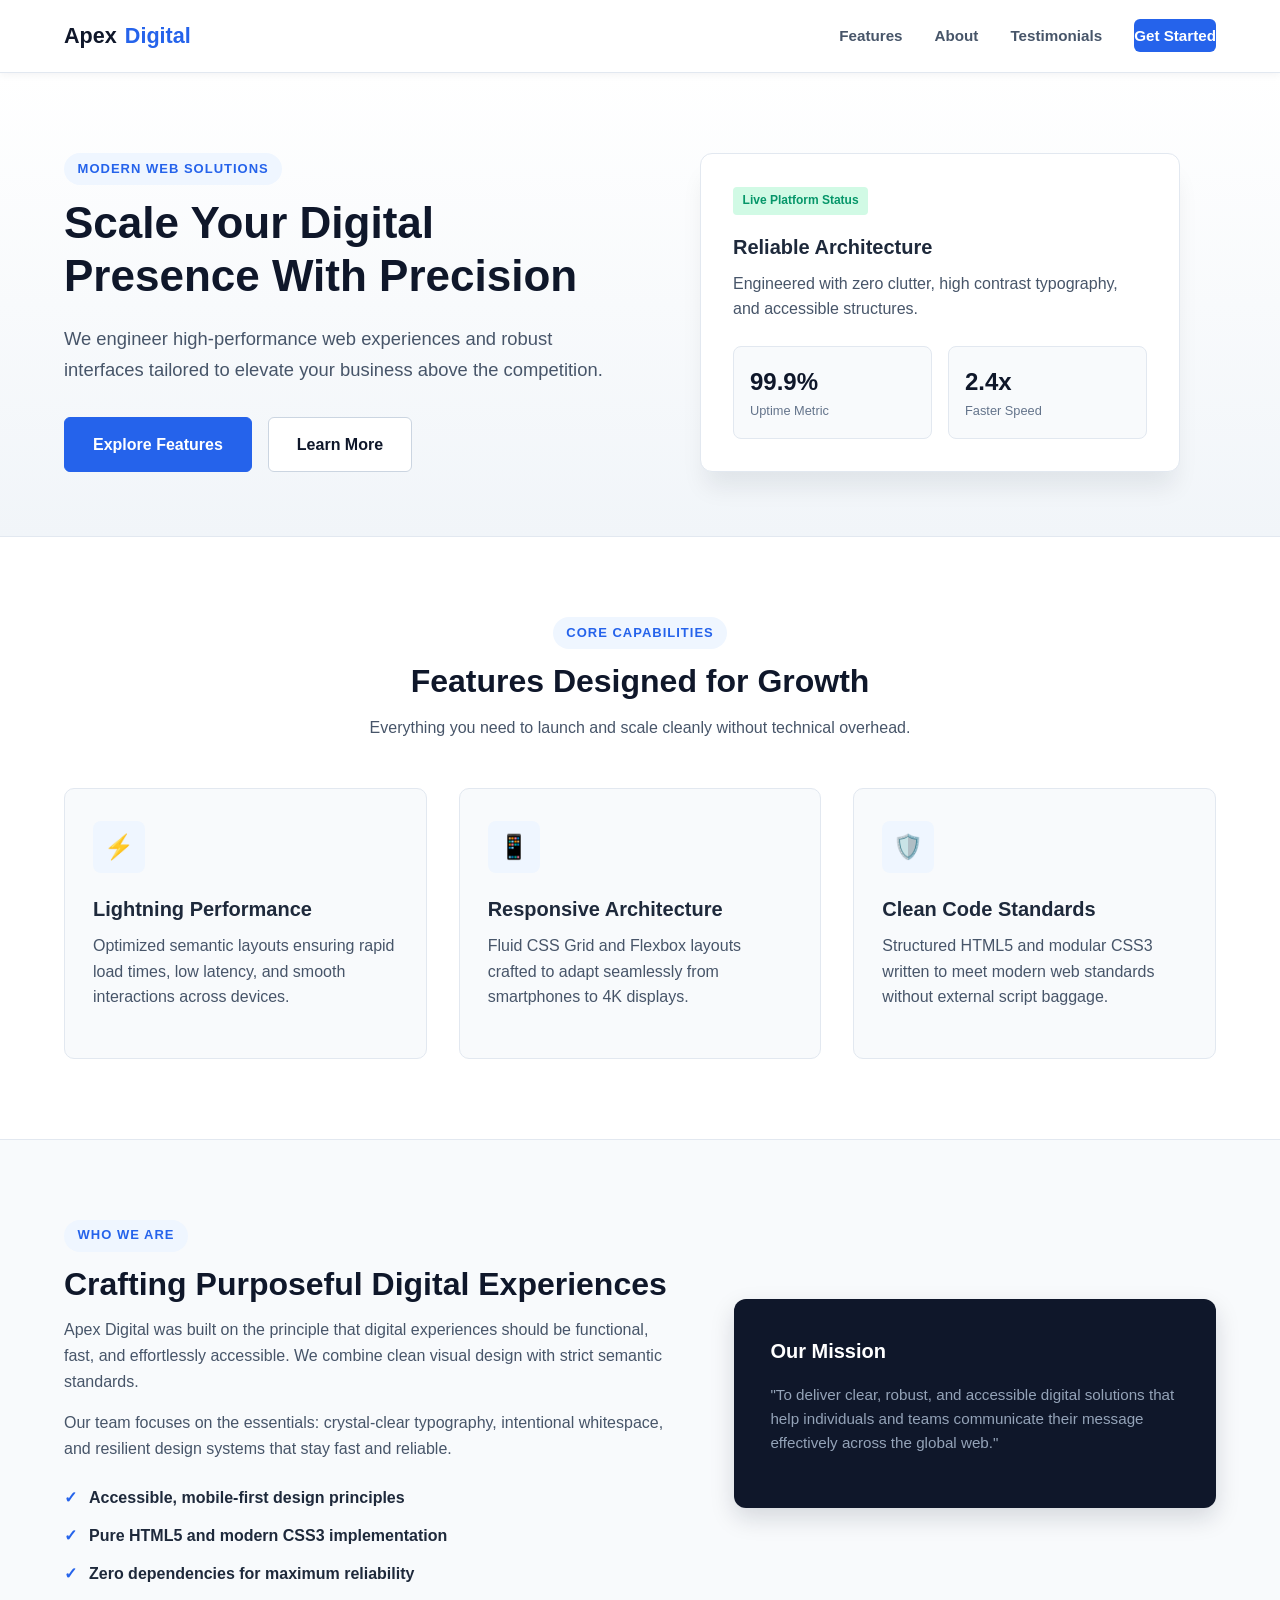
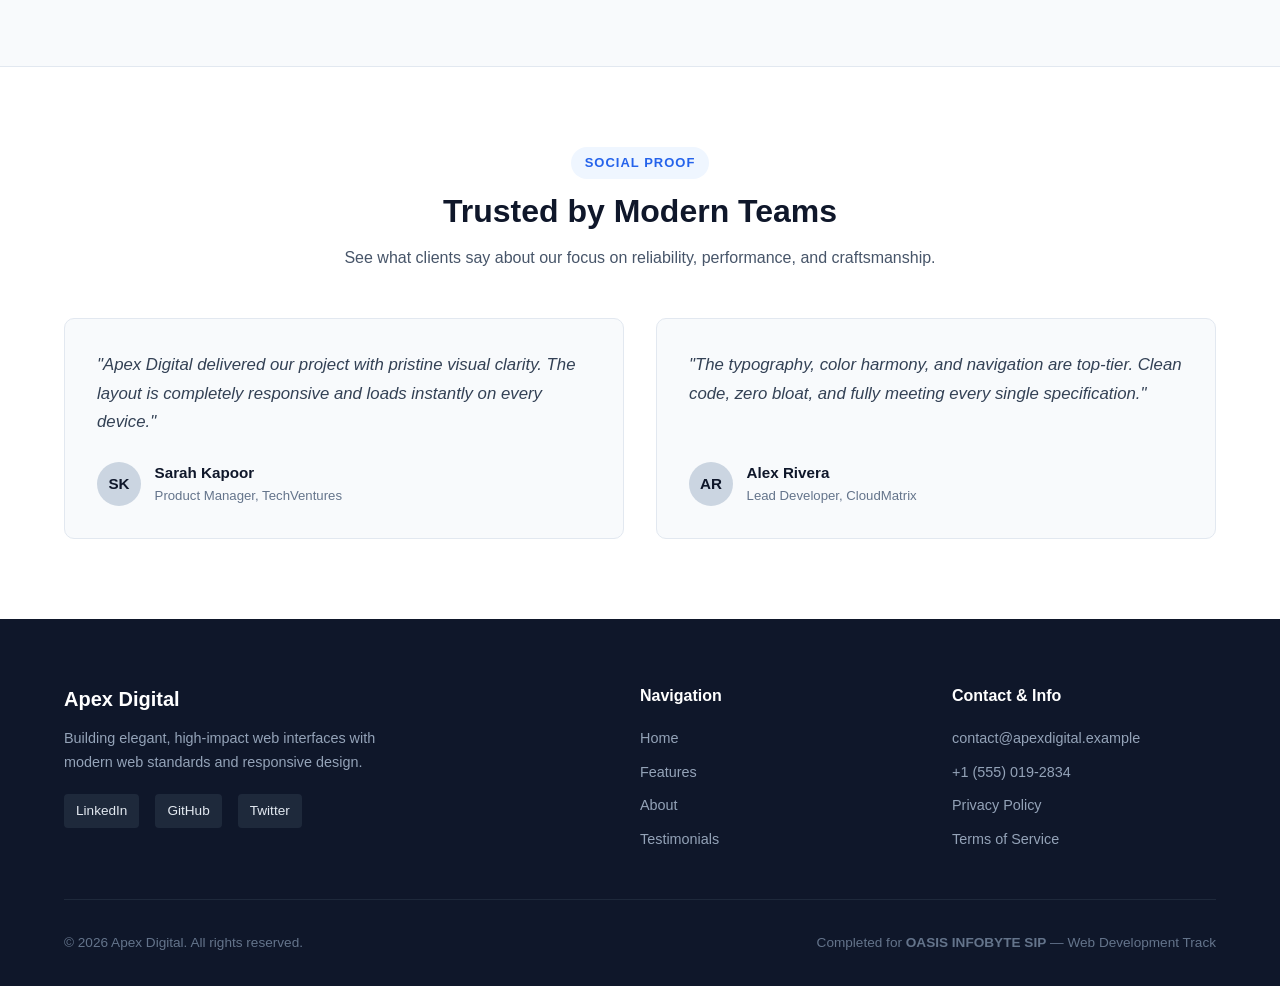
<file: WebDev-L1-LandingPage/index.html>
<!DOCTYPE html>
<html lang="en">
<head>
  <meta charset="UTF-8">
  <meta name="viewport" content="width=device-width, initial-scale=1.0">
  <title>Apex Digital — Modern Web Solutions</title>
  <link rel="stylesheet" href="style.css">
</head>
<body>

  <!-- Sticky Navigation Bar (At least 3 links) -->
  <header class="navbar" id="navbar">
    <div class="container nav-container">
      <a href="#hero" class="nav-brand">
        Apex<span>Digital</span>
      </a>
      <nav>
        <ul class="nav-links">
          <li><a href="#features">Features</a></li>
          <li><a href="#about">About</a></li>
          <li><a href="#testimonials">Testimonials</a></li>
          <li><a href="#contact" class="nav-cta-btn">Get Started</a></li>
        </ul>
      </nav>
    </div>
  </header>

  <!-- Hero Section -->
  <section class="hero-section" id="hero">
    <div class="container hero-grid">
      <div class="hero-content">
        <span class="section-tag">Modern Web Solutions</span>
        <h1>Scale Your Digital Presence With Precision</h1>
        <p class="hero-subtitle">
          We engineer high-performance web experiences and robust interfaces tailored to elevate your business above the competition.
        </p>
        <div class="hero-actions">
          <a href="#features" class="btn-primary">Explore Features</a>
          <a href="#about" class="btn-secondary">Learn More</a>
        </div>
      </div>
      <div class="hero-visual">
        <div class="hero-card-preview">
          <span class="preview-badge">Live Platform Status</span>
          <h3>Reliable Architecture</h3>
          <p>Engineered with zero clutter, high contrast typography, and accessible structures.</p>
          <div class="preview-stat-grid">
            <div class="preview-stat-item">
              <div class="stat-number">99.9%</div>
              <p class="stat-label">Uptime Metric</p>
            </div>
            <div class="preview-stat-item">
              <div class="stat-number">2.4x</div>
              <p class="stat-label">Faster Speed</p>
            </div>
          </div>
        </div>
      </div>
    </div>
  </section>

  <!-- Distinct Content Section 1: Features -->
  <section class="features-section" id="features">
    <div class="container">
      <div class="section-title-wrap">
        <span class="section-tag">Core Capabilities</span>
        <h2>Features Designed for Growth</h2>
        <p>Everything you need to launch and scale cleanly without technical overhead.</p>
      </div>
      <div class="features-grid">
        <div class="feature-card">
          <div class="feature-icon-box">⚡</div>
          <h3>Lightning Performance</h3>
          <p>Optimized semantic layouts ensuring rapid load times, low latency, and smooth interactions across devices.</p>
        </div>
        <div class="feature-card">
          <div class="feature-icon-box">📱</div>
          <h3>Responsive Architecture</h3>
          <p>Fluid CSS Grid and Flexbox layouts crafted to adapt seamlessly from smartphones to 4K displays.</p>
        </div>
        <div class="feature-card">
          <div class="feature-icon-box">🛡️</div>
          <h3>Clean Code Standards</h3>
          <p>Structured HTML5 and modular CSS3 written to meet modern web standards without external script baggage.</p>
        </div>
      </div>
    </div>
  </section>

  <!-- Distinct Content Section 2: About Us -->
  <section class="about-section" id="about">
    <div class="container">
      <div class="about-grid">
        <div class="about-content">
          <span class="section-tag">Who We Are</span>
          <h2>Crafting Purposeful Digital Experiences</h2>
          <p>
            Apex Digital was built on the principle that digital experiences should be functional, fast, and effortlessly accessible. We combine clean visual design with strict semantic standards.
          </p>
          <p>
            Our team focuses on the essentials: crystal-clear typography, intentional whitespace, and resilient design systems that stay fast and reliable.
          </p>
          <div class="about-highlights">
            <div class="highlight-item">
              <span class="check-bullet">✓</span> Accessible, mobile-first design principles
            </div>
            <div class="highlight-item">
              <span class="check-bullet">✓</span> Pure HTML5 and modern CSS3 implementation
            </div>
            <div class="highlight-item">
              <span class="check-bullet">✓</span> Zero dependencies for maximum reliability
            </div>
          </div>
        </div>
        <div class="about-sidecard">
          <h3>Our Mission</h3>
          <p>
            "To deliver clear, robust, and accessible digital solutions that help individuals and teams communicate their message effectively across the global web."
          </p>
        </div>
      </div>
    </div>
  </section>

  <!-- Distinct Content Section 3: Testimonials -->
  <section class="testimonials-section" id="testimonials">
    <div class="container">
      <div class="section-title-wrap">
        <span class="section-tag">Social Proof</span>
        <h2>Trusted by Modern Teams</h2>
        <p>See what clients say about our focus on reliability, performance, and craftsmanship.</p>
      </div>
      <div class="testimonials-grid">
        <div class="testimonial-card">
          <p class="testimonial-quote">
            "Apex Digital delivered our project with pristine visual clarity. The layout is completely responsive and loads instantly on every device."
          </p>
          <div class="client-meta">
            <div class="client-avatar-placeholder">SK</div>
            <div>
              <div class="client-name">Sarah Kapoor</div>
              <p class="client-role">Product Manager, TechVentures</p>
            </div>
          </div>
        </div>
        <div class="testimonial-card">
          <p class="testimonial-quote">
            "The typography, color harmony, and navigation are top-tier. Clean code, zero bloat, and fully meeting every single specification."
          </p>
          <div class="client-meta">
            <div class="client-avatar-placeholder">AR</div>
            <div>
              <div class="client-name">Alex Rivera</div>
              <p class="client-role">Lead Developer, CloudMatrix</p>
            </div>
          </div>
        </div>
      </div>
    </div>
  </section>

  <!-- Footer with Placeholder Contact / Social Links -->
  <footer class="footer" id="contact">
    <div class="container">
      <div class="footer-grid">
        <div>
          <div class="footer-brand">Apex Digital</div>
          <p class="footer-desc">
            Building elegant, high-impact web interfaces with modern web standards and responsive design.
          </p>
          <div class="footer-social-links">
            <a href="https://linkedin.com" target="_blank" rel="noopener noreferrer" class="social-link">LinkedIn</a>
            <a href="https://github.com" target="_blank" rel="noopener noreferrer" class="social-link">GitHub</a>
            <a href="https://twitter.com" target="_blank" rel="noopener noreferrer" class="social-link">Twitter</a>
          </div>
        </div>
        <div class="footer-column">
          <h4>Navigation</h4>
          <ul class="footer-nav-list">
            <li><a href="#hero">Home</a></li>
            <li><a href="#features">Features</a></li>
            <li><a href="#about">About</a></li>
            <li><a href="#testimonials">Testimonials</a></li>
          </ul>
        </div>
        <div class="footer-column">
          <h4>Contact & Info</h4>
          <ul class="footer-nav-list">
            <li><a href="mailto:contact@apexdigital.example">contact@apexdigital.example</a></li>
            <li><a href="tel:+1234567890">+1 (555) 019-2834</a></li>
            <li><a href="#">Privacy Policy</a></li>
            <li><a href="#">Terms of Service</a></li>
          </ul>
        </div>
      </div>
      <div class="footer-bottom">
        <div>&copy; 2026 Apex Digital. All rights reserved.</div>
        <div>Completed for <strong>OASIS INFOBYTE SIP</strong> — Web Development Track</div>
      </div>
    </div>
  </footer>

</body>
</html>
</file>
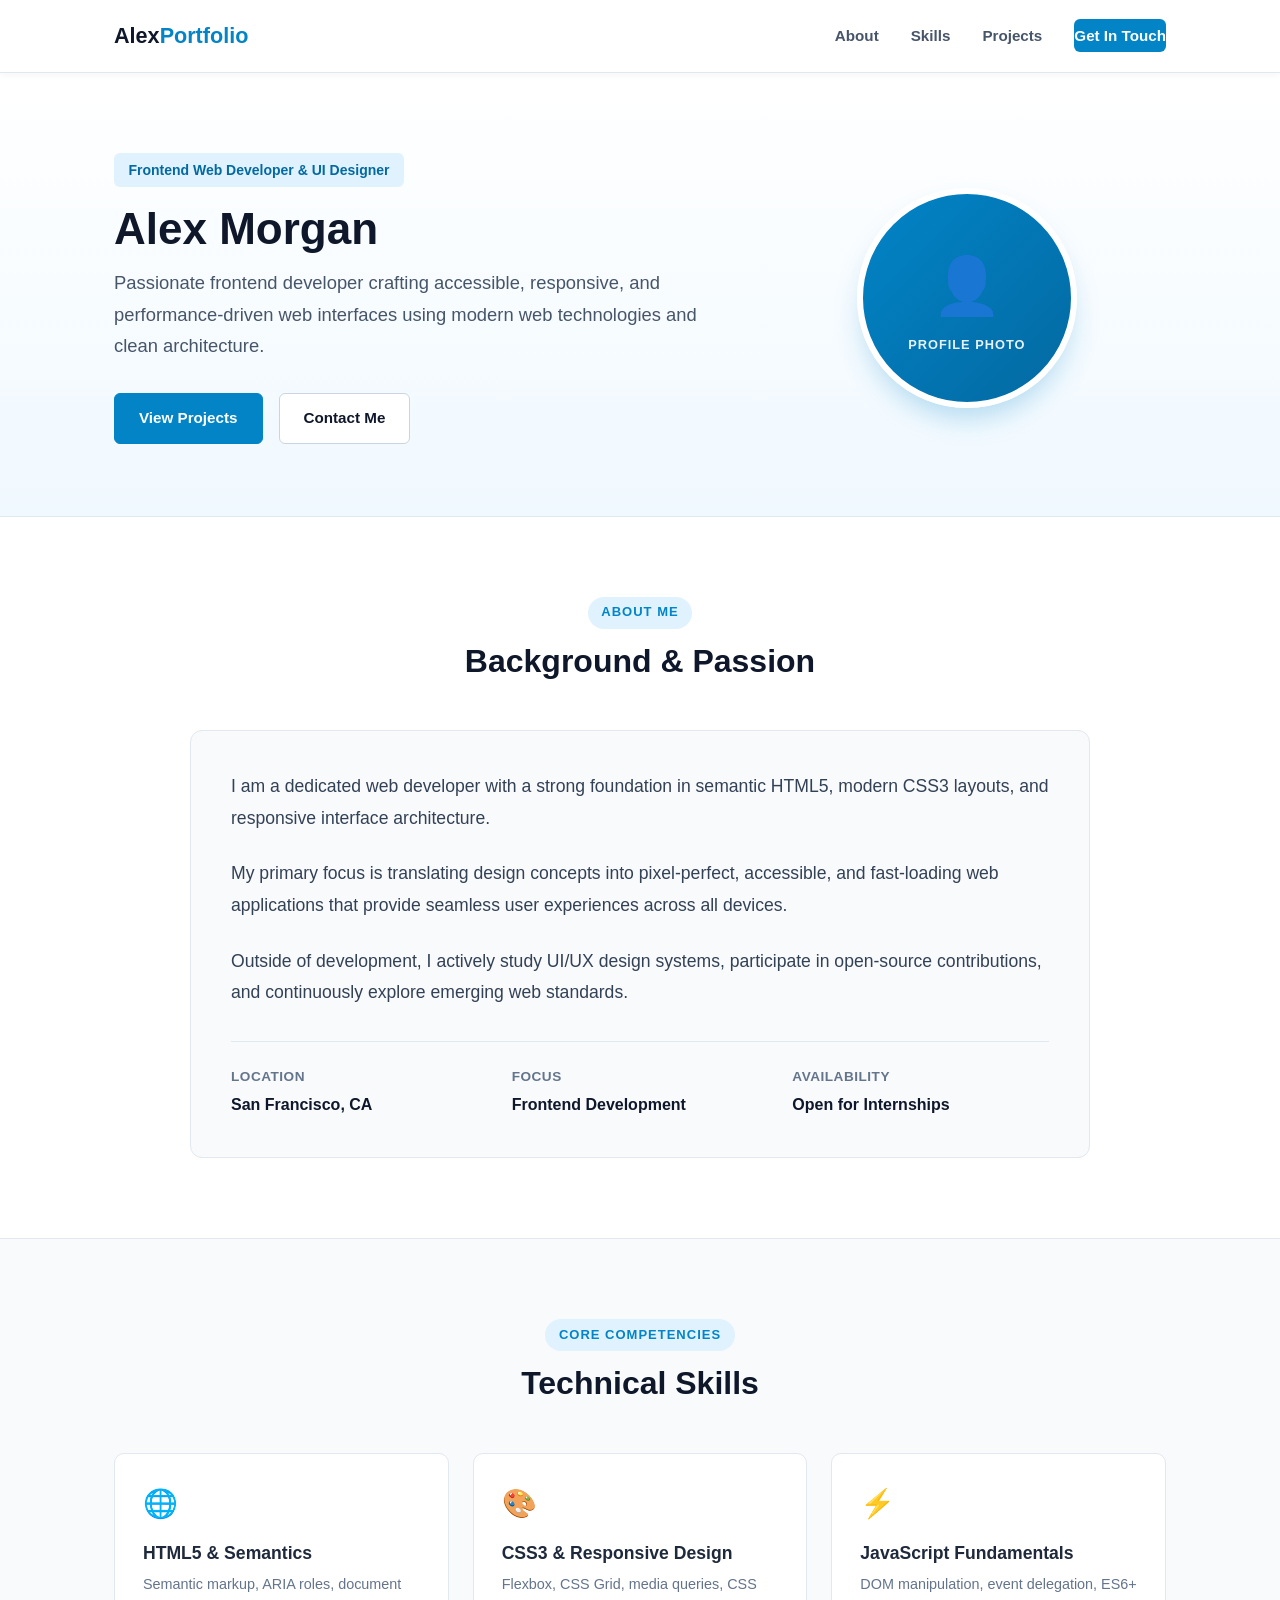
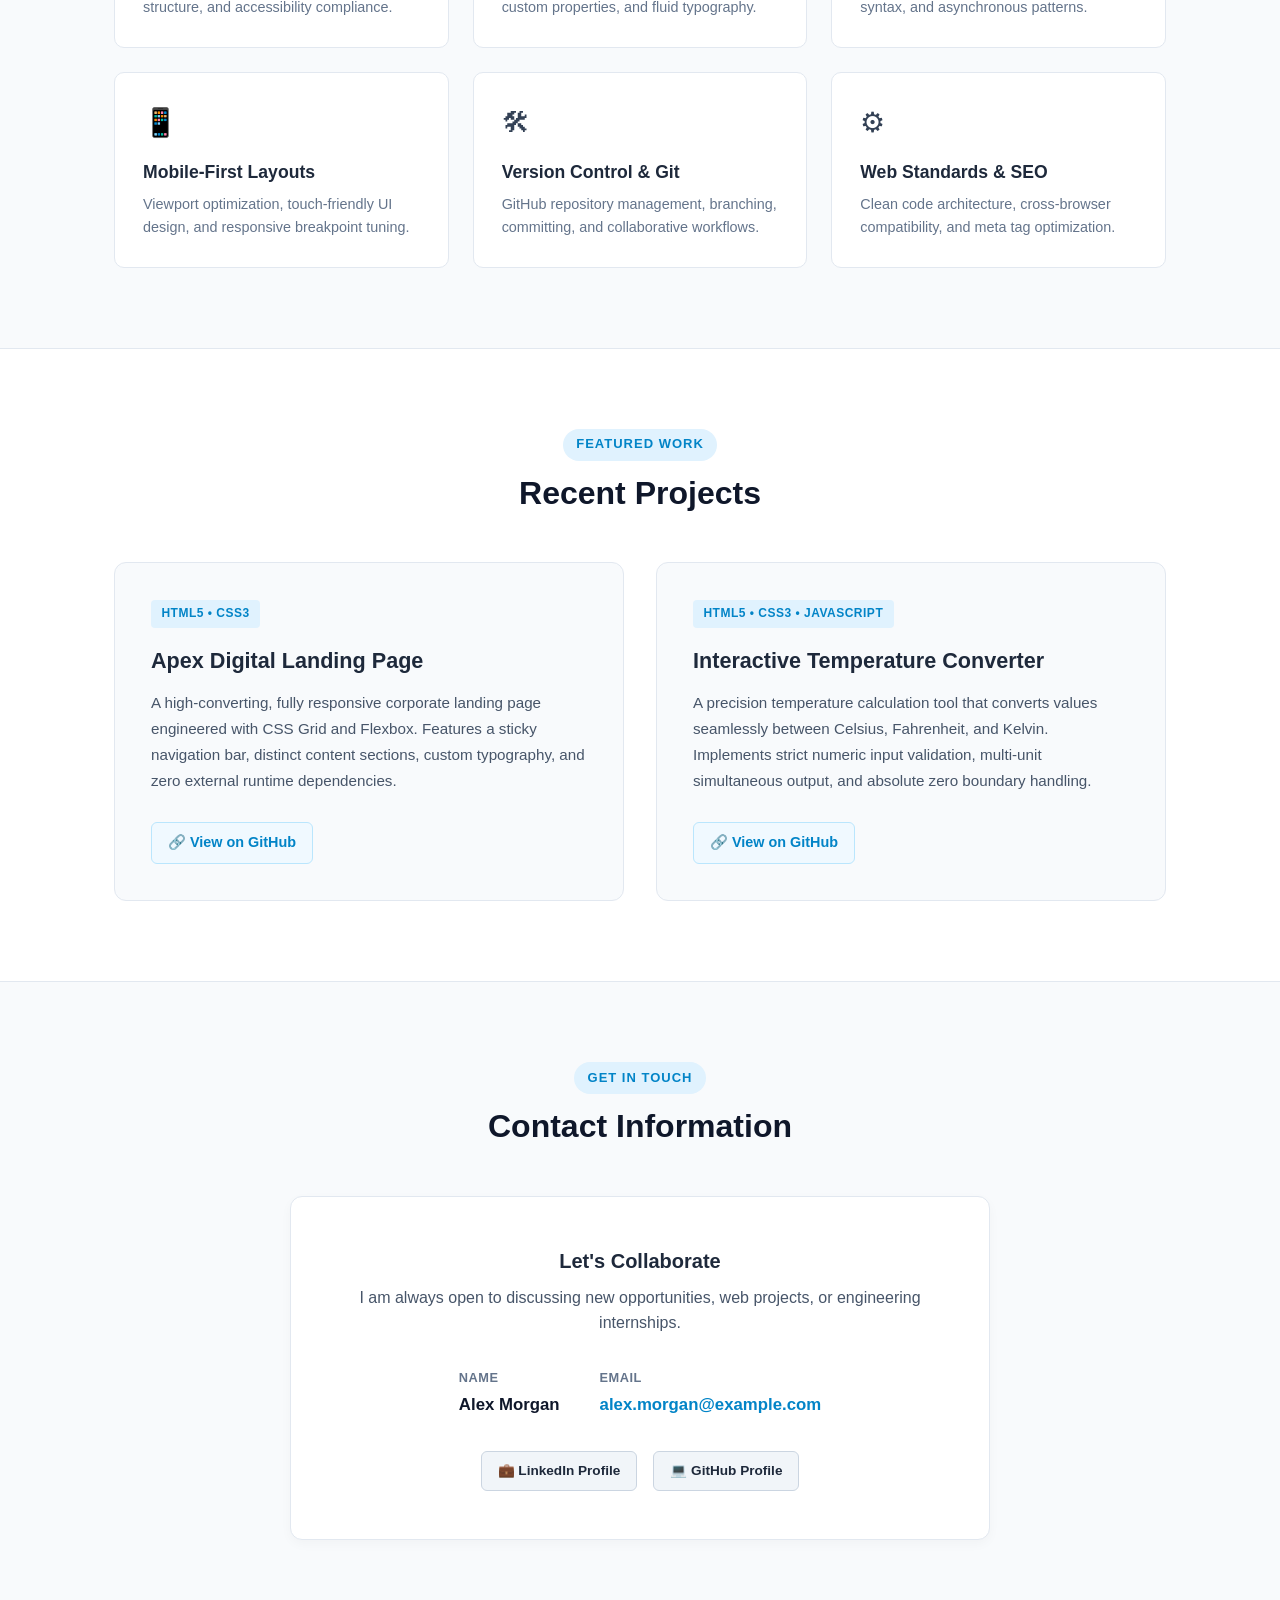
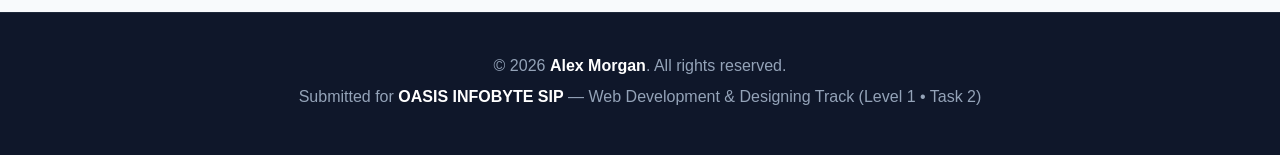
<file: WebDev-L1-PersonalPortfolio/index.html>
<!DOCTYPE html>
<html lang="en">
<head>
  <meta charset="UTF-8">
  <meta name="viewport" content="width=device-width, initial-scale=1.0">
  <title>Alex Morgan — Personal Portfolio</title>
  <link rel="stylesheet" href="style.css">
</head>
<body>

  <!-- Smooth-Scroll Navigation Bar -->
  <header class="portfolio-nav" id="top">
    <div class="container nav-wrap">
      <a href="#top" class="portfolio-logo">
        Alex<span>Portfolio</span>
      </a>
      <nav>
        <ul class="nav-menu">
          <li><a href="#about">About</a></li>
          <li><a href="#skills">Skills</a></li>
          <li><a href="#projects">Projects</a></li>
          <li><a href="#contact" class="nav-contact-btn">Get In Touch</a></li>
        </ul>
      </nav>
    </div>
  </header>

  <!-- Profile / Hero Section -->
  <section class="hero-profile-section" id="hero">
    <div class="container hero-profile-grid">
      <div class="hero-profile-details">
        <span class="role-badge">Frontend Web Developer &amp; UI Designer</span>
        <h1>Alex Morgan</h1>
        <p class="hero-intro">
          Passionate frontend developer crafting accessible, responsive, and performance-driven web interfaces using modern web technologies and clean architecture.
        </p>
        <div class="hero-buttons">
          <a href="#projects" class="btn-primary">View Projects</a>
          <a href="#contact" class="btn-secondary">Contact Me</a>
        </div>
      </div>
      <div class="hero-avatar-wrap">
        <div class="avatar-placeholder" aria-label="Professional Profile Avatar Placeholder">
          <div class="avatar-icon">&#128100;</div>
          <div class="avatar-caption">Profile Photo</div>
        </div>
      </div>
    </div>
  </section>

  <!-- About Me Section (2-3 Sentences describing background & interests) -->
  <section class="about-section" id="about">
    <div class="container">
      <div class="section-header">
        <span class="section-tag">About Me</span>
        <h2>Background &amp; Passion</h2>
      </div>
      <div class="about-card">
        <p class="about-text">
          I am a dedicated web developer with a strong foundation in semantic HTML5, modern CSS3 layouts, and responsive interface architecture.
        </p>
        <p class="about-text">
          My primary focus is translating design concepts into pixel-perfect, accessible, and fast-loading web applications that provide seamless user experiences across all devices.
        </p>
        <p class="about-text">
          Outside of development, I actively study UI/UX design systems, participate in open-source contributions, and continuously explore emerging web standards.
        </p>
        <div class="about-meta-grid">
          <div class="about-meta-item">
            <h4>Location</h4>
            <p>San Francisco, CA</p>
          </div>
          <div class="about-meta-item">
            <h4>Focus</h4>
            <p>Frontend Development</p>
          </div>
          <div class="about-meta-item">
            <h4>Availability</h4>
            <p>Open for Internships</p>
          </div>
        </div>
      </div>
    </div>
  </section>

  <!-- Skills Section (Visual Grid of Technical Skills) -->
  <section class="skills-section" id="skills">
    <div class="container">
      <div class="section-header">
        <span class="section-tag">Core Competencies</span>
        <h2>Technical Skills</h2>
      </div>
      <div class="skills-grid">
        <div class="skill-card">
          <div class="skill-icon">&#127760;</div>
          <h3>HTML5 &amp; Semantics</h3>
          <p>Semantic markup, ARIA roles, document structure, and accessibility compliance.</p>
        </div>
        <div class="skill-card">
          <div class="skill-icon">&#127912;</div>
          <h3>CSS3 &amp; Responsive Design</h3>
          <p>Flexbox, CSS Grid, media queries, CSS custom properties, and fluid typography.</p>
        </div>
        <div class="skill-card">
          <div class="skill-icon">&#9889;</div>
          <h3>JavaScript Fundamentals</h3>
          <p>DOM manipulation, event delegation, ES6+ syntax, and asynchronous patterns.</p>
        </div>
        <div class="skill-card">
          <div class="skill-icon">&#128241;</div>
          <h3>Mobile-First Layouts</h3>
          <p>Viewport optimization, touch-friendly UI design, and responsive breakpoint tuning.</p>
        </div>
        <div class="skill-card">
          <div class="skill-icon">&#128736;</div>
          <h3>Version Control &amp; Git</h3>
          <p>GitHub repository management, branching, committing, and collaborative workflows.</p>
        </div>
        <div class="skill-card">
          <div class="skill-icon">&#9881;</div>
          <h3>Web Standards &amp; SEO</h3>
          <p>Clean code architecture, cross-browser compatibility, and meta tag optimization.</p>
        </div>
      </div>
    </div>
  </section>

  <!-- Projects Section (At least 2 Project Cards with Title, Description, GitHub placeholder) -->
  <section class="projects-section" id="projects">
    <div class="container">
      <div class="section-header">
        <span class="section-tag">Featured Work</span>
        <h2>Recent Projects</h2>
      </div>
      <div class="projects-grid">
        <!-- Project 1 -->
        <div class="project-card">
          <div>
            <span class="project-tag">HTML5 &bull; CSS3</span>
            <h3>Apex Digital Landing Page</h3>
            <p>
              A high-converting, fully responsive corporate landing page engineered with CSS Grid and Flexbox. Features a sticky navigation bar, distinct content sections, custom typography, and zero external runtime dependencies.
            </p>
          </div>
          <a href="https://github.com/example/OIBSIP/tree/main/WebDev-L1-LandingPage" target="_blank" rel="noopener noreferrer" class="github-link">
            <span>&#128279; View on GitHub</span>
          </a>
        </div>

        <!-- Project 2 -->
        <div class="project-card">
          <div>
            <span class="project-tag">HTML5 &bull; CSS3 &bull; JavaScript</span>
            <h3>Interactive Temperature Converter</h3>
            <p>
              A precision temperature calculation tool that converts values seamlessly between Celsius, Fahrenheit, and Kelvin. Implements strict numeric input validation, multi-unit simultaneous output, and absolute zero boundary handling.
            </p>
          </div>
          <a href="https://github.com/example/OIBSIP/tree/main/WebDev-L1-TemperatureConverter" target="_blank" rel="noopener noreferrer" class="github-link">
            <span>&#128279; View on GitHub</span>
          </a>
        </div>
      </div>
    </div>
  </section>

  <!-- Contact Section (Name, Email, Social Icons) -->
  <section class="contact-section" id="contact">
    <div class="container">
      <div class="section-header">
        <span class="section-tag">Get In Touch</span>
        <h2>Contact Information</h2>
      </div>
      <div class="contact-card">
        <h3>Let's Collaborate</h3>
        <p>I am always open to discussing new opportunities, web projects, or engineering internships.</p>
        <div class="contact-grid">
          <div class="contact-item">
            <div class="contact-label">Name</div>
            <p class="contact-val">Alex Morgan</p>
          </div>
          <div class="contact-item">
            <div class="contact-label">Email</div>
            <p class="contact-val">
              <a href="mailto:alex.morgan@example.com">alex.morgan@example.com</a>
            </p>
          </div>
        </div>
        <div class="social-handles">
          <a href="https://linkedin.com" target="_blank" rel="noopener noreferrer" class="social-btn">&#128188; LinkedIn Profile</a>
          <a href="https://github.com" target="_blank" rel="noopener noreferrer" class="social-btn">&#128187; GitHub Profile</a>
        </div>
      </div>
    </div>
  </section>

  <!-- Footer -->
  <footer class="portfolio-footer">
    <div class="container">
      <p>&copy; 2026 <strong>Alex Morgan</strong>. All rights reserved.</p>
      <p>Submitted for <strong>OASIS INFOBYTE SIP</strong> &mdash; Web Development &amp; Designing Track (Level 1 &bull; Task 2)</p>
    </div>
  </footer>

</body>
</html>
</file>
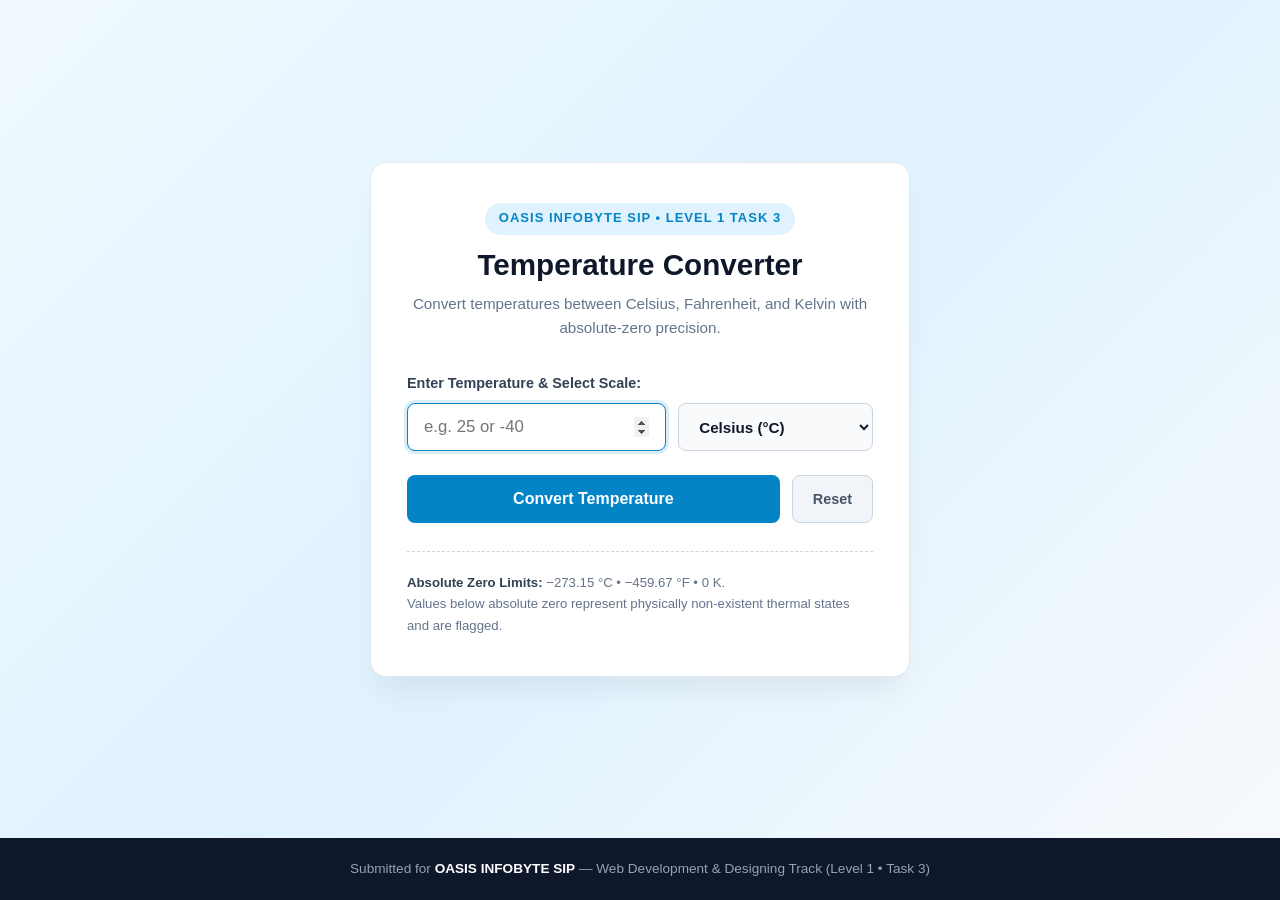
<file: WebDev-L1-TemperatureConverter/index.html>
<!DOCTYPE html>
<html lang="en">
<head>
  <meta charset="UTF-8">
  <meta name="viewport" content="width=device-width, initial-scale=1.0">
  <title>Temperature Converter — OASIS INFOBYTE SIP</title>
  <link rel="stylesheet" href="style.css">
</head>
<body>

  <main class="app-wrapper">
    <div class="converter-card">
      
      <!-- Card Header -->
      <header class="card-header">
        <span class="app-badge">OASIS INFOBYTE SIP &bull; Level 1 Task 3</span>
        <h1>Temperature Converter</h1>
        <p class="subtitle">Convert temperatures between Celsius, Fahrenheit, and Kelvin with absolute-zero precision.</p>
      </header>

      <!-- Input Group -->
      <section class="input-group">
        <label for="tempInput" class="input-label">Enter Temperature &amp; Select Scale:</label>
        <div class="input-row">
          <input 
            type="number" 
            id="tempInput" 
            class="temp-input" 
            placeholder="e.g. 25 or -40" 
            step="any"
            autocomplete="off"
            required
          >
          <select id="unitSelect" class="unit-select" aria-label="Select Temperature Unit">
            <option value="celsius">Celsius (°C)</option>
            <option value="fahrenheit">Fahrenheit (°F)</option>
            <option value="kelvin">Kelvin (K)</option>
          </select>
        </div>
      </section>

      <!-- Error Notification Banner -->
      <div id="errorBox" class="error-box" role="alert" aria-live="polite"></div>

      <!-- Action Buttons -->
      <div class="action-buttons">
        <button id="convertBtn" class="btn-convert" type="button">Convert Temperature</button>
        <button id="resetBtn" class="btn-reset" type="button">Reset</button>
      </div>

      <!-- Results Display Area -->
      <section id="resultsContainer" class="results-container" aria-live="polite">
        <h2 class="results-heading">Converted Outputs:</h2>
        <div class="results-grid">
          
          <div id="resultBox1" class="result-box highlight">
            <div id="unitLabel1" class="result-unit-label">Fahrenheit (°F)</div>
            <div id="valueDisplay1" class="result-value">77°</div>
            <div id="formulaNote1" class="result-formula-note">(25 × 9/5) + 32</div>
          </div>

          <div id="resultBox2" class="result-box">
            <div id="unitLabel2" class="result-unit-label">Kelvin (K)</div>
            <div id="valueDisplay2" class="result-value">298.15 K</div>
            <div id="formulaNote2" class="result-formula-note">25 + 273.15</div>
          </div>

        </div>
      </section>

      <!-- Reference Note -->
      <footer class="reference-card">
        <strong>Absolute Zero Limits:</strong> −273.15 °C &bull; −459.67 °F &bull; 0 K.<br>
        Values below absolute zero represent physically non-existent thermal states and are flagged.
      </footer>

    </div>
  </main>

  <footer class="app-footer">
    <p>Submitted for <strong>OASIS INFOBYTE SIP</strong> &mdash; Web Development &amp; Designing Track (Level 1 &bull; Task 3)</p>
  </footer>

  <script src="script.js"></script>
</body>
</html>
</file>
<file: WebDev-L1-LandingPage/style.css>
/* ==========================================================
   Project: Apex Digital - Modern Web Solutions Landing Page
   Track: Web Development & Designing (OASIS INFOBYTE SIP)
   Level 1 - Task 1: Landing Page
   Tech Stack: Pure HTML5 + CSS3 (No JavaScript)
   ========================================================== */

/* --- CSS Reset & Base Rules --- */
*, *::before, *::after {
  box-sizing: border-box;
  margin: 0;
  padding: 0;
}

html {
  scroll-behavior: smooth;
  font-size: 16px;
}

body {
  font-family: 'Segoe UI', -apple-system, BlinkMacSystemFont, Roboto, Oxygen, Ubuntu, Cantarell, sans-serif;
  line-height: 1.6;
  color: #334155;
  background-color: #f8fafc;
  overflow-x: hidden;
}

/* --- Typography Hierarchy (At least 2 distinct font sizes) --- */
h1 {
  font-size: 2.75rem;
  font-weight: 800;
  line-height: 1.2;
  color: #0f172a;
  margin-bottom: 1.25rem;
}

h2 {
  font-size: 2rem;
  font-weight: 700;
  line-height: 1.3;
  color: #0f172a;
  margin-bottom: 0.75rem;
}

h3 {
  font-size: 1.25rem;
  font-weight: 600;
  color: #1e293b;
  margin-bottom: 0.5rem;
}

p {
  font-size: 1rem;
  color: #475569;
  margin-bottom: 1rem;
}

a {
  text-decoration: none;
  color: inherit;
  transition: all 0.25s ease;
}

ul {
  list-style: none;
}

.container {
  width: 100%;
  max-width: 1200px;
  margin: 0 auto;
  padding: 0 1.5rem;
}

.section-title-wrap {
  text-align: center;
  max-width: 650px;
  margin: 0 auto 3rem auto;
}

.section-tag {
  display: inline-block;
  font-size: 0.8125rem;
  font-weight: 700;
  text-transform: uppercase;
  letter-spacing: 1px;
  color: #2563eb;
  background-color: #eff6ff;
  padding: 0.35rem 0.85rem;
  border-radius: 9999px;
  margin-bottom: 0.75rem;
}

/* --- Sticky Navigation Bar --- */
.navbar {
  position: sticky;
  top: 0;
  z-index: 1000;
  background-color: #ffffff;
  border-bottom: 1px solid #e2e8f0;
  box-shadow: 0 2px 8px rgba(15, 23, 42, 0.05);
}

.nav-container {
  display: flex;
  align-items: center;
  justify-content: space-between;
  height: 4.5rem;
}

.nav-brand {
  font-size: 1.35rem;
  font-weight: 800;
  color: #0f172a;
  display: flex;
  align-items: center;
  gap: 0.5rem;
}

.nav-brand span {
  color: #2563eb;
}

.nav-links {
  display: flex;
  align-items: center;
  gap: 2rem;
}

.nav-links a {
  font-size: 0.95rem;
  font-weight: 600;
  color: #475569;
  padding: 0.5rem 0;
  position: relative;
}

.nav-links a:hover {
  color: #2563eb;
}

.nav-cta-btn {
  background-color: #2563eb;
  color: #ffffff !important;
  font-size: 0.9rem;
  font-weight: 600;
  padding: 0.6rem 1.25rem;
  border-radius: 6px;
}

.nav-cta-btn:hover {
  background-color: #1d4ed8;
}

/* --- Hero Section --- */
.hero-section {
  padding: 5rem 0 4rem 0;
  background: linear-gradient(180deg, #ffffff 0%, #f1f5f9 100%);
  border-bottom: 1px solid #e2e8f0;
}

.hero-grid {
  display: flex;
  align-items: center;
  justify-content: space-between;
  gap: 3rem;
}

.hero-content {
  flex: 1;
  max-width: 580px;
}

.hero-subtitle {
  font-size: 1.15rem;
  line-height: 1.7;
  color: #475569;
  margin-bottom: 2rem;
}

.hero-actions {
  display: flex;
  align-items: center;
  gap: 1rem;
  flex-wrap: wrap;
}

.btn-primary {
  display: inline-block;
  background-color: #2563eb;
  color: #ffffff;
  font-size: 1rem;
  font-weight: 600;
  padding: 0.85rem 1.75rem;
  border-radius: 6px;
  border: 1px solid #2563eb;
}

.btn-primary:hover {
  background-color: #1d4ed8;
  border-color: #1d4ed8;
}

.btn-secondary {
  display: inline-block;
  background-color: #ffffff;
  color: #0f172a;
  font-size: 1rem;
  font-weight: 600;
  padding: 0.85rem 1.75rem;
  border-radius: 6px;
  border: 1px solid #cbd5e1;
}

.btn-secondary:hover {
  background-color: #f8fafc;
  border-color: #94a3b8;
}

.hero-visual {
  flex: 1;
  display: flex;
  justify-content: center;
}

.hero-card-preview {
  width: 100%;
  max-width: 480px;
  background-color: #ffffff;
  border: 1px solid #e2e8f0;
  border-radius: 12px;
  box-shadow: 0 20px 25px -5px rgba(15, 23, 42, 0.08);
  padding: 2rem;
}

.preview-badge {
  display: inline-block;
  font-size: 0.75rem;
  font-weight: 700;
  color: #059669;
  background-color: #d1fae5;
  padding: 0.25rem 0.6rem;
  border-radius: 4px;
  margin-bottom: 1rem;
}

.preview-stat-grid {
  display: grid;
  grid-template-columns: 1fr 1fr;
  gap: 1rem;
  margin-top: 1.5rem;
}

.preview-stat-item {
  background-color: #f8fafc;
  padding: 1rem;
  border-radius: 8px;
  border: 1px solid #e2e8f0;
}

.stat-number {
  font-size: 1.5rem;
  font-weight: 800;
  color: #0f172a;
}

.stat-label {
  font-size: 0.8rem;
  color: #64748b;
  margin-bottom: 0;
}

/* --- Distinct Section 1: Features --- */
.features-section {
  padding: 5rem 0;
  background-color: #ffffff;
}

.features-grid {
  display: grid;
  grid-template-columns: repeat(3, 1fr);
  gap: 2rem;
}

.feature-card {
  background-color: #f8fafc;
  border: 1px solid #e2e8f0;
  border-radius: 10px;
  padding: 2rem 1.75rem;
  transition: transform 0.2s ease, box-shadow 0.2s ease;
}

.feature-card:hover {
  transform: translateY(-4px);
  box-shadow: 0 12px 20px -4px rgba(15, 23, 42, 0.08);
}

.feature-icon-box {
  width: 3.25rem;
  height: 3.25rem;
  background-color: #eff6ff;
  color: #2563eb;
  border-radius: 8px;
  display: flex;
  align-items: center;
  justify-content: center;
  font-size: 1.5rem;
  font-weight: 700;
  margin-bottom: 1.25rem;
}

/* --- Distinct Section 2: About Us --- */
.about-section {
  padding: 5rem 0;
  background-color: #f8fafc;
  border-top: 1px solid #e2e8f0;
  border-bottom: 1px solid #e2e8f0;
}

.about-grid {
  display: flex;
  align-items: center;
  gap: 3.5rem;
}

.about-content {
  flex: 1.2;
}

.about-highlights {
  margin-top: 1.5rem;
  display: flex;
  flex-direction: column;
  gap: 0.75rem;
}

.highlight-item {
  display: flex;
  align-items: center;
  gap: 0.75rem;
  font-weight: 600;
  color: #1e293b;
}

.check-bullet {
  color: #2563eb;
  font-weight: 800;
}

.about-sidecard {
  flex: 0.8;
  background-color: #0f172a;
  color: #ffffff;
  border-radius: 12px;
  padding: 2.25rem;
  box-shadow: 0 10px 25px rgba(15, 23, 42, 0.15);
}

.about-sidecard h3 {
  color: #ffffff;
  margin-bottom: 1rem;
}

.about-sidecard p {
  color: #94a3b8;
  font-size: 0.95rem;
}

/* --- Distinct Section 3: Testimonials --- */
.testimonials-section {
  padding: 5rem 0;
  background-color: #ffffff;
}

.testimonials-grid {
  display: grid;
  grid-template-columns: repeat(2, 1fr);
  gap: 2rem;
}

.testimonial-card {
  background-color: #f8fafc;
  border: 1px solid #e2e8f0;
  border-radius: 10px;
  padding: 2rem;
  display: flex;
  flex-direction: column;
  justify-content: space-between;
}

.testimonial-quote {
  font-style: italic;
  color: #334155;
  font-size: 1.05rem;
  line-height: 1.7;
  margin-bottom: 1.5rem;
}

.client-meta {
  display: flex;
  align-items: center;
  gap: 0.85rem;
}

.client-avatar-placeholder {
  width: 44px;
  height: 44px;
  border-radius: 50%;
  background-color: #cbd5e1;
  color: #0f172a;
  font-weight: 700;
  display: flex;
  align-items: center;
  justify-content: center;
  font-size: 0.95rem;
}

.client-name {
  font-weight: 700;
  color: #0f172a;
  font-size: 0.95rem;
}

.client-role {
  font-size: 0.825rem;
  color: #64748b;
  margin-bottom: 0;
}

/* --- Footer with Placeholder Contact / Social Links --- */
.footer {
  background-color: #0f172a;
  color: #cbd5e1;
  padding: 4rem 0 2rem 0;
}

.footer-grid {
  display: grid;
  grid-template-columns: 2fr 1fr 1fr;
  gap: 3rem;
  padding-bottom: 2.5rem;
  border-bottom: 1px solid #1e293b;
}

.footer-brand {
  font-size: 1.25rem;
  font-weight: 700;
  color: #ffffff;
  margin-bottom: 0.75rem;
}

.footer-desc {
  color: #94a3b8;
  font-size: 0.9rem;
  max-width: 320px;
  margin-bottom: 1.25rem;
}

.footer-social-links {
  display: flex;
  gap: 1rem;
}

.social-link {
  display: inline-block;
  background-color: #1e293b;
  color: #e2e8f0;
  padding: 0.4rem 0.75rem;
  border-radius: 4px;
  font-size: 0.85rem;
}

.social-link:hover {
  background-color: #2563eb;
  color: #ffffff;
}

.footer-column h4 {
  color: #ffffff;
  font-size: 1rem;
  font-weight: 600;
  margin-bottom: 1rem;
}

.footer-nav-list li {
  margin-bottom: 0.5rem;
}

.footer-nav-list a {
  color: #94a3b8;
  font-size: 0.9rem;
}

.footer-nav-list a:hover {
  color: #ffffff;
}

.footer-bottom {
  padding-top: 2rem;
  display: flex;
  justify-content: space-between;
  align-items: center;
  font-size: 0.85rem;
  color: #64748b;
  flex-wrap: wrap;
  gap: 1rem;
}

/* --- Responsive Media Queries (Flexbox/Grid Adapts for Mobile) --- */
@media screen and (max-width: 900px) {
  h1 {
    font-size: 2.25rem;
  }

  h2 {
    font-size: 1.75rem;
  }

  .hero-grid {
    flex-direction: column;
    text-align: center;
  }

  .hero-content {
    max-width: 100%;
  }

  .hero-actions {
    justify-content: center;
  }

  .features-grid {
    grid-template-columns: 1fr;
    max-width: 500px;
    margin: 0 auto;
  }

  .about-grid {
    flex-direction: column;
    gap: 2rem;
  }

  .testimonials-grid {
    grid-template-columns: 1fr;
  }

  .footer-grid {
    grid-template-columns: 1fr;
    gap: 2rem;
  }
}

@media screen and (max-width: 640px) {
  h1 {
    font-size: 1.9rem;
  }

  .nav-container {
    height: auto;
    padding: 1rem 0;
    flex-direction: column;
    gap: 0.75rem;
  }

  .nav-links {
    gap: 1rem;
    flex-wrap: wrap;
    justify-content: center;
  }

  .hero-actions {
    flex-direction: column;
    width: 100%;
  }

  .btn-primary, .btn-secondary {
    width: 100%;
    text-align: center;
  }

  .footer-bottom {
    flex-direction: column;
    text-align: center;
  }
}
</file>
<file: WebDev-L1-PersonalPortfolio/style.css>
/* ==========================================================
   Project: Developer Personal Portfolio
   Track: Web Development & Designing (OASIS INFOBYTE SIP)
   Level 1 - Task 2: Personal Portfolio
   Tech Stack: Pure HTML5 + CSS3 (No JavaScript)
   ========================================================== */

/* --- CSS Reset & Global Base --- */
*, *::before, *::after {
  box-sizing: border-box;
  margin: 0;
  padding: 0;
}

html {
  scroll-behavior: smooth;
  font-size: 16px;
}

body {
  font-family: 'Segoe UI', -apple-system, BlinkMacSystemFont, Roboto, Oxygen, Ubuntu, Cantarell, sans-serif;
  line-height: 1.6;
  color: #334155;
  background-color: #f8fafc;
  overflow-x: hidden;
}

/* --- Typography Hierarchy --- */
h1 {
  font-size: 2.75rem;
  font-weight: 800;
  line-height: 1.2;
  color: #0f172a;
  margin-bottom: 0.75rem;
}

h2 {
  font-size: 2rem;
  font-weight: 700;
  line-height: 1.3;
  color: #0f172a;
  margin-bottom: 0.75rem;
}

h3 {
  font-size: 1.25rem;
  font-weight: 600;
  color: #1e293b;
  margin-bottom: 0.5rem;
}

p {
  font-size: 1rem;
  color: #475569;
  margin-bottom: 1rem;
}

a {
  text-decoration: none;
  color: inherit;
  transition: all 0.25s ease;
}

ul {
  list-style: none;
}

.container {
  width: 100%;
  max-width: 1100px;
  margin: 0 auto;
  padding: 0 1.5rem;
}

.section-header {
  text-align: center;
  max-width: 600px;
  margin: 0 auto 3rem auto;
}

.section-tag {
  display: inline-block;
  font-size: 0.8125rem;
  font-weight: 700;
  text-transform: uppercase;
  letter-spacing: 1px;
  color: #0284c7;
  background-color: #e0f2fe;
  padding: 0.35rem 0.85rem;
  border-radius: 9999px;
  margin-bottom: 0.75rem;
}

/* --- Sticky Navigation Bar --- */
.portfolio-nav {
  position: sticky;
  top: 0;
  z-index: 1000;
  background-color: #ffffff;
  border-bottom: 1px solid #e2e8f0;
  box-shadow: 0 2px 6px rgba(15, 23, 42, 0.04);
}

.nav-wrap {
  display: flex;
  align-items: center;
  justify-content: space-between;
  height: 4.5rem;
}

.portfolio-logo {
  font-size: 1.35rem;
  font-weight: 800;
  color: #0f172a;
}

.portfolio-logo span {
  color: #0284c7;
}

.nav-menu {
  display: flex;
  align-items: center;
  gap: 2rem;
}

.nav-menu a {
  font-size: 0.95rem;
  font-weight: 600;
  color: #475569;
  padding: 0.5rem 0;
}

.nav-menu a:hover {
  color: #0284c7;
}

.nav-contact-btn {
  background-color: #0284c7;
  color: #ffffff !important;
  font-size: 0.9rem;
  font-weight: 600;
  padding: 0.55rem 1.25rem;
  border-radius: 6px;
}

.nav-contact-btn:hover {
  background-color: #0369a1;
}

/* --- Hero / Profile Section --- */
.hero-profile-section {
  padding: 5rem 0 4.5rem 0;
  background: linear-gradient(180deg, #ffffff 0%, #f0f9ff 100%);
  border-bottom: 1px solid #e2e8f0;
}

.hero-profile-grid {
  display: flex;
  align-items: center;
  justify-content: space-between;
  gap: 3.5rem;
}

.hero-profile-details {
  flex: 1.2;
}

.role-badge {
  display: inline-block;
  font-size: 0.875rem;
  font-weight: 600;
  color: #0369a1;
  background-color: #e0f2fe;
  padding: 0.35rem 0.9rem;
  border-radius: 6px;
  margin-bottom: 1rem;
}

.hero-intro {
  font-size: 1.15rem;
  color: #475569;
  line-height: 1.7;
  margin-bottom: 2rem;
}

.hero-buttons {
  display: flex;
  align-items: center;
  gap: 1rem;
  flex-wrap: wrap;
}

.btn-primary {
  display: inline-block;
  background-color: #0284c7;
  color: #ffffff;
  font-size: 0.95rem;
  font-weight: 600;
  padding: 0.75rem 1.5rem;
  border-radius: 6px;
  border: 1px solid #0284c7;
}

.btn-primary:hover {
  background-color: #0369a1;
  border-color: #0369a1;
}

.btn-secondary {
  display: inline-block;
  background-color: #ffffff;
  color: #0f172a;
  font-size: 0.95rem;
  font-weight: 600;
  padding: 0.75rem 1.5rem;
  border-radius: 6px;
  border: 1px solid #cbd5e1;
}

.btn-secondary:hover {
  background-color: #f8fafc;
  border-color: #94a3b8;
}

/* Avatar / Photo Placeholder */
.hero-avatar-wrap {
  flex: 0.8;
  display: flex;
  justify-content: center;
}

.avatar-placeholder {
  width: 220px;
  height: 220px;
  border-radius: 50%;
  background: linear-gradient(135deg, #0284c7 0%, #0369a1 100%);
  display: flex;
  flex-direction: column;
  align-items: center;
  justify-content: center;
  color: #ffffff;
  box-shadow: 0 16px 30px -8px rgba(2, 132, 199, 0.3);
  border: 6px solid #ffffff;
}

.avatar-icon {
  font-size: 3.5rem;
  margin-bottom: 0.25rem;
}

.avatar-caption {
  font-size: 0.8rem;
  font-weight: 600;
  text-transform: uppercase;
  letter-spacing: 1px;
  opacity: 0.9;
}

/* --- About Me Section --- */
.about-section {
  padding: 5rem 0;
  background-color: #ffffff;
}

.about-card {
  background-color: #f8fafc;
  border: 1px solid #e2e8f0;
  border-radius: 12px;
  padding: 2.5rem;
  max-width: 900px;
  margin: 0 auto;
}

.about-text {
  font-size: 1.1rem;
  line-height: 1.8;
  color: #334155;
  margin-bottom: 1.5rem;
}

.about-meta-grid {
  display: grid;
  grid-template-columns: repeat(3, 1fr);
  gap: 1.5rem;
  margin-top: 2rem;
  padding-top: 1.5rem;
  border-top: 1px solid #e2e8f0;
}

.about-meta-item h4 {
  font-size: 0.85rem;
  text-transform: uppercase;
  letter-spacing: 0.5px;
  color: #64748b;
  margin-bottom: 0.25rem;
}

.about-meta-item p {
  font-weight: 700;
  color: #0f172a;
  margin-bottom: 0;
}

/* --- Skills Section --- */
.skills-section {
  padding: 5rem 0;
  background-color: #f8fafc;
  border-top: 1px solid #e2e8f0;
  border-bottom: 1px solid #e2e8f0;
}

.skills-grid {
  display: grid;
  grid-template-columns: repeat(3, 1fr);
  gap: 1.5rem;
}

.skill-card {
  background-color: #ffffff;
  border: 1px solid #e2e8f0;
  border-radius: 10px;
  padding: 1.75rem;
  transition: transform 0.2s ease, box-shadow 0.2s ease;
}

.skill-card:hover {
  transform: translateY(-3px);
  box-shadow: 0 10px 18px -4px rgba(15, 23, 42, 0.06);
}

.skill-icon {
  font-size: 1.75rem;
  margin-bottom: 0.75rem;
}

.skill-card h3 {
  font-size: 1.1rem;
  margin-bottom: 0.4rem;
}

.skill-card p {
  font-size: 0.9rem;
  color: #64748b;
  margin-bottom: 0;
}

/* --- Projects Section --- */
.projects-section {
  padding: 5rem 0;
  background-color: #ffffff;
}

.projects-grid {
  display: grid;
  grid-template-columns: repeat(2, 1fr);
  gap: 2rem;
}

.project-card {
  background-color: #f8fafc;
  border: 1px solid #e2e8f0;
  border-radius: 12px;
  padding: 2.25rem;
  display: flex;
  flex-direction: column;
  justify-content: space-between;
  transition: transform 0.2s ease, box-shadow 0.2s ease;
}

.project-card:hover {
  transform: translateY(-4px);
  box-shadow: 0 12px 24px -6px rgba(15, 23, 42, 0.08);
}

.project-tag {
  display: inline-block;
  font-size: 0.75rem;
  font-weight: 700;
  text-transform: uppercase;
  letter-spacing: 0.5px;
  color: #0284c7;
  background-color: #e0f2fe;
  padding: 0.25rem 0.65rem;
  border-radius: 4px;
  margin-bottom: 1rem;
  align-self: flex-start;
}

.project-card h3 {
  font-size: 1.35rem;
  margin-bottom: 0.75rem;
}

.project-card p {
  font-size: 0.95rem;
  line-height: 1.7;
  color: #475569;
  margin-bottom: 1.75rem;
}

.github-link {
  display: inline-flex;
  align-items: center;
  gap: 0.5rem;
  font-weight: 600;
  font-size: 0.9rem;
  color: #0284c7;
  border: 1px solid #bae6fd;
  background-color: #f0f9ff;
  padding: 0.55rem 1rem;
  border-radius: 6px;
  width: fit-content;
}

.github-link:hover {
  background-color: #0284c7;
  color: #ffffff;
  border-color: #0284c7;
}

/* --- Contact Section --- */
.contact-section {
  padding: 5rem 0 4.5rem 0;
  background-color: #f8fafc;
  border-top: 1px solid #e2e8f0;
}

.contact-card {
  max-width: 700px;
  margin: 0 auto;
  background-color: #ffffff;
  border: 1px solid #e2e8f0;
  border-radius: 12px;
  padding: 3rem;
  text-align: center;
  box-shadow: 0 4px 12px rgba(15, 23, 42, 0.03);
}

.contact-grid {
  display: flex;
  justify-content: center;
  gap: 2.5rem;
  margin: 2rem 0;
  flex-wrap: wrap;
}

.contact-item {
  text-align: left;
}

.contact-label {
  font-size: 0.8rem;
  font-weight: 700;
  text-transform: uppercase;
  letter-spacing: 0.5px;
  color: #64748b;
  margin-bottom: 0.25rem;
}

.contact-val {
  font-size: 1.05rem;
  font-weight: 600;
  color: #0f172a;
  margin-bottom: 0;
}

.contact-val a {
  color: #0284c7;
}

.contact-val a:hover {
  text-decoration: underline;
}

.social-handles {
  display: flex;
  justify-content: center;
  gap: 1rem;
  margin-top: 1.5rem;
}

.social-btn {
  display: inline-block;
  background-color: #f1f5f9;
  color: #1e293b;
  font-weight: 600;
  font-size: 0.85rem;
  padding: 0.5rem 1rem;
  border-radius: 6px;
  border: 1px solid #cbd5e1;
}

.social-btn:hover {
  background-color: #0284c7;
  color: #ffffff;
  border-color: #0284c7;
}

/* --- Footer --- */
.portfolio-footer {
  background-color: #0f172a;
  color: #94a3b8;
  padding: 2.5rem 0;
  text-align: center;
  font-size: 0.875rem;
  border-top: 1px solid #1e293b;
}

.portfolio-footer p {
  color: #94a3b8;
  margin-bottom: 0.35rem;
}

.portfolio-footer strong {
  color: #ffffff;
}

/* --- Responsive Media Queries --- */
@media screen and (max-width: 850px) {
  h1 {
    font-size: 2.25rem;
  }

  h2 {
    font-size: 1.75rem;
  }

  .hero-profile-grid {
    flex-direction: column-reverse;
    text-align: center;
    gap: 2.5rem;
  }

  .hero-buttons {
    justify-content: center;
  }

  .skills-grid {
    grid-template-columns: repeat(2, 1fr);
  }

  .projects-grid {
    grid-template-columns: 1fr;
  }

  .about-meta-grid {
    grid-template-columns: 1fr;
    text-align: center;
  }
}

@media screen and (max-width: 600px) {
  h1 {
    font-size: 1.85rem;
  }

  .nav-wrap {
    height: auto;
    padding: 1rem 0;
    flex-direction: column;
    gap: 0.75rem;
  }

  .nav-menu {
    gap: 1rem;
    flex-wrap: wrap;
    justify-content: center;
  }

  .skills-grid {
    grid-template-columns: 1fr;
  }

  .contact-card {
    padding: 2rem 1.5rem;
  }

  .contact-grid {
    flex-direction: column;
    align-items: center;
    gap: 1.25rem;
    text-align: center;
  }

  .contact-item {
    text-align: center;
  }

  .hero-buttons {
    flex-direction: column;
    width: 100%;
  }

  .btn-primary, .btn-secondary {
    width: 100%;
    text-align: center;
  }
}
</file>
<file: WebDev-L1-TemperatureConverter/style.css>
/* ==========================================================
   Project: Interactive Temperature Converter
   Track: Web Development & Designing (OASIS INFOBYTE SIP)
   Level 1 - Task 3: Temperature Converter Website
   Tech Stack: HTML5, CSS3, Vanilla JavaScript
   ========================================================== */

/* --- CSS Reset & Global Base --- */
*, *::before, *::after {
  box-sizing: border-box;
  margin: 0;
  padding: 0;
}

html {
  font-size: 16px;
}

body {
  font-family: 'Segoe UI', -apple-system, BlinkMacSystemFont, Roboto, Oxygen, Ubuntu, Cantarell, sans-serif;
  line-height: 1.6;
  color: #1e293b;
  background: linear-gradient(135deg, #f0f9ff 0%, #e0f2fe 50%, #f8fafc 100%);
  min-height: 100vh;
  display: flex;
  flex-direction: column;
  justify-content: space-between;
}

/* --- App Container & Centred Layout --- */
.app-wrapper {
  flex: 1;
  display: flex;
  align-items: center;
  justify-content: center;
  padding: 2.5rem 1.25rem;
}

.converter-card {
  width: 100%;
  max-width: 540px;
  background-color: #ffffff;
  border: 1px solid #e2e8f0;
  border-radius: 16px;
  box-shadow: 0 20px 30px -10px rgba(15, 23, 42, 0.08);
  padding: 2.5rem 2.25rem;
  margin: 0 auto;
}

.card-header {
  text-align: center;
  margin-bottom: 2rem;
}

.app-badge {
  display: inline-block;
  font-size: 0.8125rem;
  font-weight: 700;
  text-transform: uppercase;
  letter-spacing: 1px;
  color: #0284c7;
  background-color: #e0f2fe;
  padding: 0.35rem 0.85rem;
  border-radius: 9999px;
  margin-bottom: 0.75rem;
}

.converter-card h1 {
  font-size: 1.85rem;
  font-weight: 800;
  color: #0f172a;
  line-height: 1.25;
  margin-bottom: 0.5rem;
}

.converter-card p.subtitle {
  font-size: 0.95rem;
  color: #64748b;
}

/* --- Form Controls --- */
.input-group {
  margin-bottom: 1.5rem;
}

.input-label {
  display: block;
  font-size: 0.9rem;
  font-weight: 600;
  color: #334155;
  margin-bottom: 0.5rem;
}

.input-row {
  display: flex;
  gap: 0.75rem;
}

.temp-input {
  flex: 1.4;
  height: 3rem;
  padding: 0 1rem;
  font-size: 1.05rem;
  font-family: inherit;
  color: #0f172a;
  background-color: #f8fafc;
  border: 1.5px solid #cbd5e1;
  border-radius: 8px;
  outline: none;
  transition: border-color 0.2s ease, box-shadow 0.2s ease;
}

.temp-input:focus {
  border-color: #0284c7;
  background-color: #ffffff;
  box-shadow: 0 0 0 3px rgba(2, 132, 199, 0.15);
}

.temp-input.input-error-state {
  border-color: #ef4444;
  background-color: #fef2f2;
}

.unit-select {
  flex: 1;
  height: 3rem;
  padding: 0 1rem;
  font-size: 0.95rem;
  font-weight: 600;
  font-family: inherit;
  color: #0f172a;
  background-color: #f8fafc;
  border: 1.5px solid #cbd5e1;
  border-radius: 8px;
  cursor: pointer;
  outline: none;
  transition: border-color 0.2s ease;
}

.unit-select:focus {
  border-color: #0284c7;
  box-shadow: 0 0 0 3px rgba(2, 132, 199, 0.15);
}

/* --- Action Buttons --- */
.action-buttons {
  display: flex;
  gap: 0.75rem;
  margin-bottom: 1.75rem;
}

.btn-convert {
  flex: 1;
  height: 3rem;
  background-color: #0284c7;
  color: #ffffff;
  font-size: 1rem;
  font-weight: 700;
  font-family: inherit;
  border: none;
  border-radius: 8px;
  cursor: pointer;
  transition: background-color 0.2s ease, transform 0.1s ease;
}

.btn-convert:hover {
  background-color: #0369a1;
}

.btn-convert:active {
  transform: scale(0.99);
}

.btn-reset {
  height: 3rem;
  padding: 0 1.25rem;
  background-color: #f1f5f9;
  color: #475569;
  font-size: 0.9rem;
  font-weight: 600;
  font-family: inherit;
  border: 1px solid #cbd5e1;
  border-radius: 8px;
  cursor: pointer;
  transition: all 0.2s ease;
}

.btn-reset:hover {
  background-color: #e2e8f0;
  color: #0f172a;
}

/* --- Error Notification Banner --- */
.error-box {
  display: none;
  background-color: #fef2f2;
  border: 1px solid #fecaca;
  color: #b91c1c;
  padding: 0.85rem 1rem;
  border-radius: 8px;
  font-size: 0.9rem;
  margin-bottom: 1.5rem;
  line-height: 1.5;
}

.error-box.active {
  display: block;
}

/* --- Result Display Area --- */
.results-container {
  display: none;
  border-top: 1px solid #e2e8f0;
  padding-top: 1.5rem;
}

.results-container.active {
  display: block;
}

.results-heading {
  font-size: 0.85rem;
  font-weight: 700;
  text-transform: uppercase;
  letter-spacing: 0.5px;
  color: #64748b;
  margin-bottom: 1rem;
}

.results-grid {
  display: grid;
  grid-template-columns: 1fr 1fr;
  gap: 1rem;
}

.result-box {
  background-color: #f8fafc;
  border: 1.5px solid #e2e8f0;
  border-radius: 10px;
  padding: 1.25rem 1rem;
  text-align: center;
}

.result-box.highlight {
  border-color: #bae6fd;
  background-color: #f0f9ff;
}

.result-unit-label {
  font-size: 0.8rem;
  font-weight: 700;
  text-transform: uppercase;
  color: #0284c7;
  margin-bottom: 0.35rem;
}

.result-value {
  font-size: 1.5rem;
  font-weight: 800;
  color: #0f172a;
}

.result-formula-note {
  font-size: 0.75rem;
  color: #94a3b8;
  margin-top: 0.35rem;
}

/* --- Informational Footer Card --- */
.reference-card {
  margin-top: 1.75rem;
  padding-top: 1.25rem;
  border-top: 1px dashed #cbd5e1;
  font-size: 0.825rem;
  color: #64748b;
  line-height: 1.6;
}

.reference-card strong {
  color: #334155;
}

/* --- Page Footer --- */
.app-footer {
  background-color: #0f172a;
  color: #94a3b8;
  text-align: center;
  padding: 1.25rem 1rem;
  font-size: 0.85rem;
}

.app-footer strong {
  color: #ffffff;
}

/* --- Responsive Adjustments --- */
@media screen and (max-width: 540px) {
  .converter-card {
    padding: 1.75rem 1.25rem;
  }

  .input-row {
    flex-direction: column;
  }

  .temp-input, .unit-select {
    width: 100%;
    flex: none;
  }

  .results-grid {
    grid-template-columns: 1fr;
  }

  .converter-card h1 {
    font-size: 1.55rem;
  }
}
</file>
